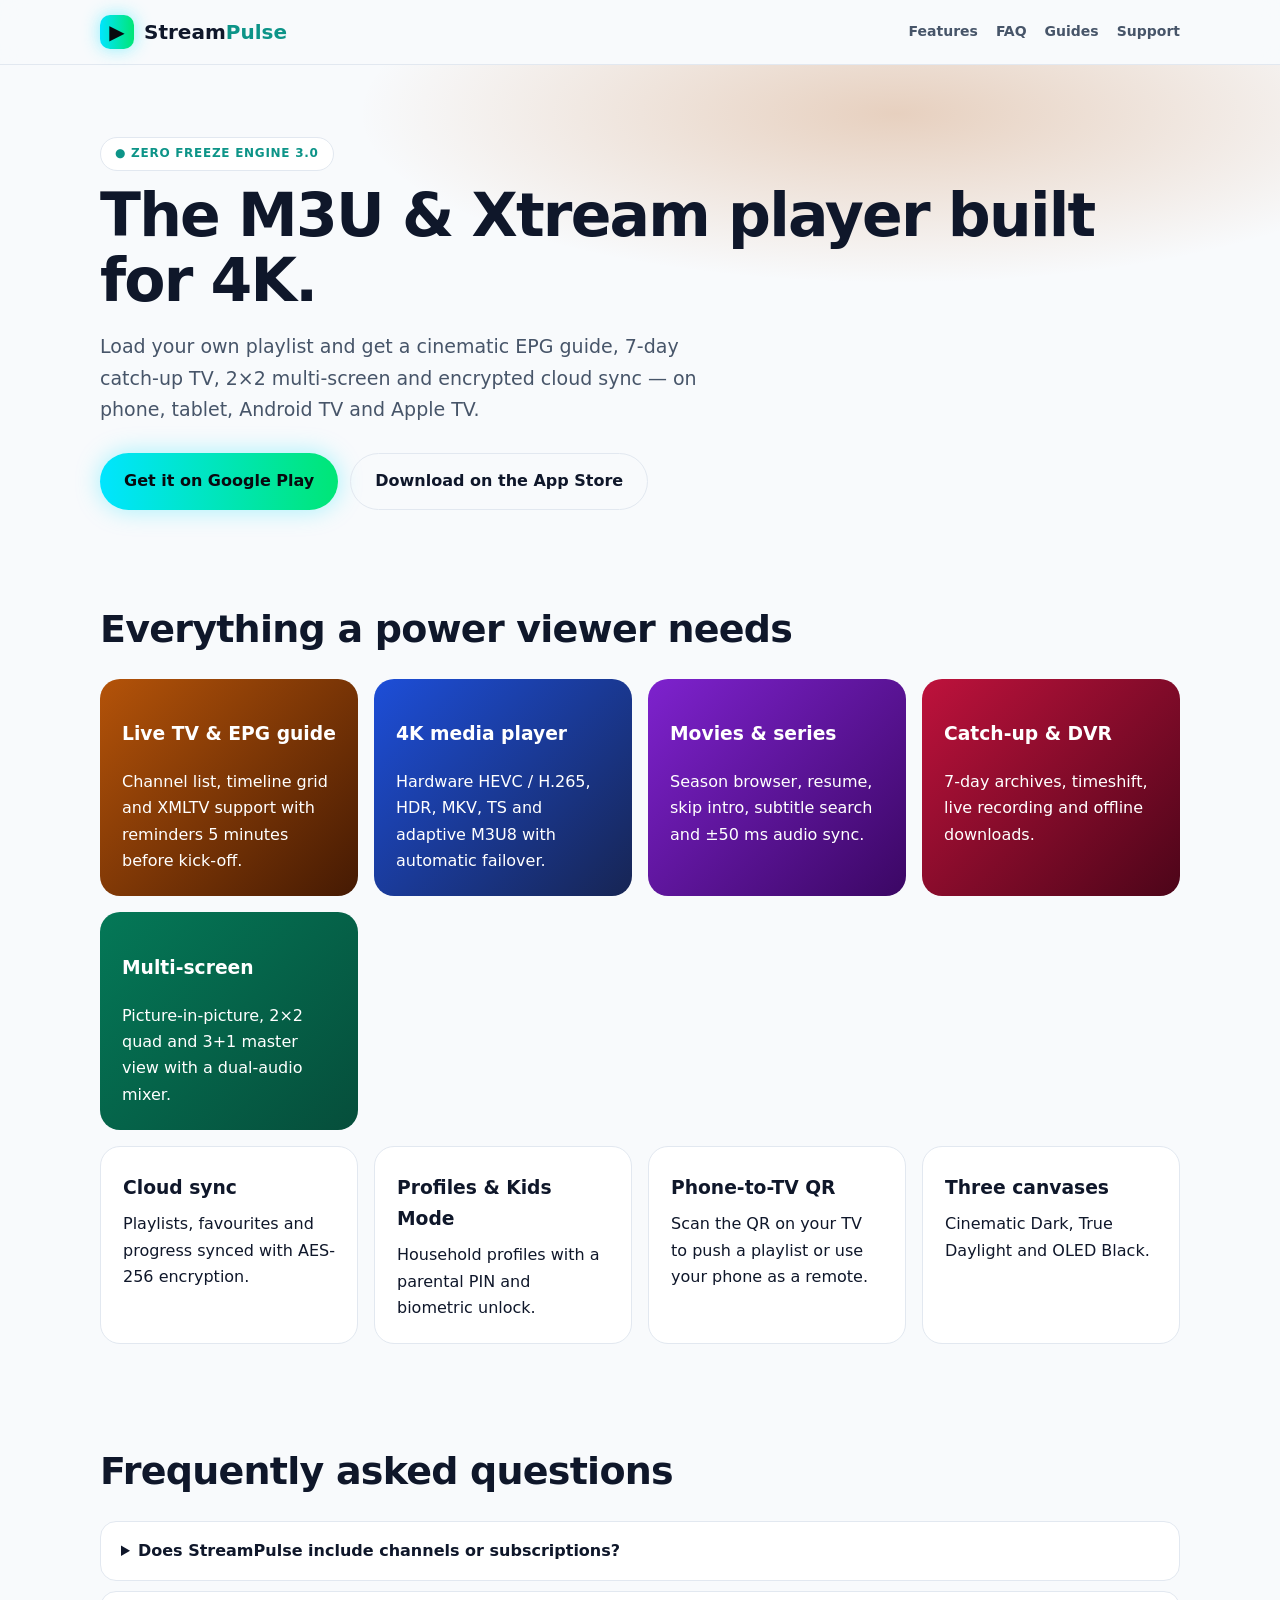
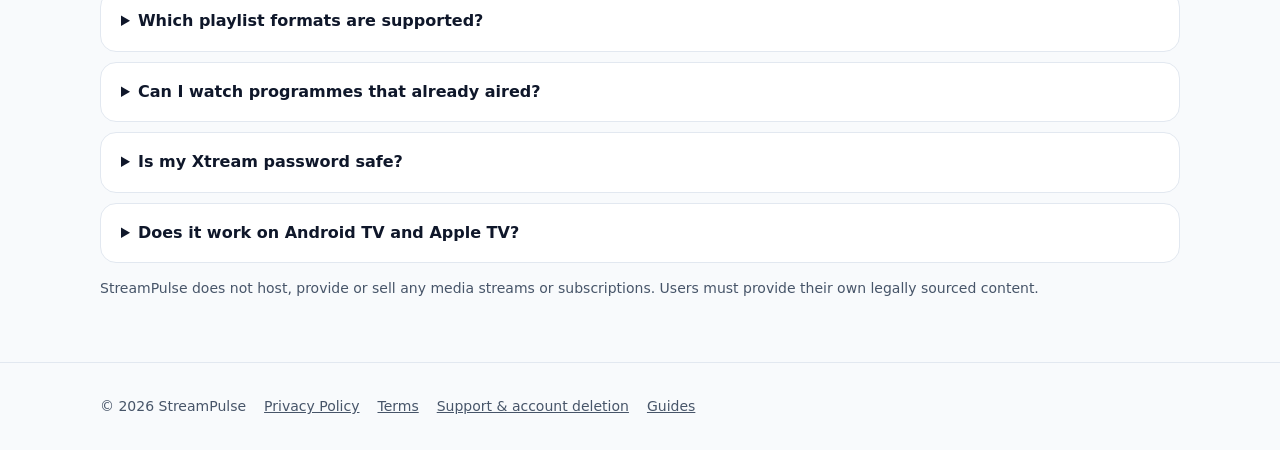
<file: index.html>
<!doctype html>
<html lang="en">
<head>
<meta charset="utf-8">
<meta name="viewport" content="width=device-width,initial-scale=1">
<title>StreamPulse: M3U &amp; 4K Player — Xtream, EPG Guide &amp; Catch-Up TV</title>
<meta name="description" content="StreamPulse is a zero-freeze M3U, M3U8 and Xtream player with an EPG TV guide, 7-day catch-up, 4K HEVC playback, 2x2 multi-screen, Chromecast, AirPlay and encrypted cloud sync. Android, iOS, Android TV and Apple TV.">
<link rel="canonical" href="https://sunilkumar101.github.io/streampulse-web/">
<meta name="theme-color" content="#080A0F">
<meta name="apple-itunes-app" content="app-id=0000000000">
<meta name="google-play-app" content="app-id=com.streampulse.mediaplayer">
<meta property="og:type" content="website">
<meta property="og:title" content="StreamPulse: M3U &amp; 4K Player">
<meta property="og:description" content="Zero-freeze M3U &amp; Xtream player with EPG guide, catch-up TV and 4K multi-screen.">
<meta property="og:url" content="https://sunilkumar101.github.io/streampulse-web/">
<meta name="twitter:card" content="summary_large_image">
<link rel="stylesheet" href="assets/site.css">
<script type="application/ld+json">
{
  "@context": "https://schema.org",
  "@type": "SoftwareApplication",
  "name": "StreamPulse: M3U & 4K Player",
  "operatingSystem": "Android, iOS, Android TV, tvOS",
  "applicationCategory": "MultimediaApplication",
  "description": "Zero-freeze M3U, M3U8 and Xtream playlist player with EPG guide, catch-up TV, 4K HEVC playback, multi-screen and encrypted cloud sync.",
  "offers": {"@type": "Offer", "price": "0", "priceCurrency": "USD"},
  "featureList": ["M3U / M3U8 player", "Xtream Codes playlist login", "XMLTV EPG guide", "7-day catch-up TV", "2x2 multi-screen & picture-in-picture", "Chromecast & AirPlay", "Encrypted cloud sync", "Kids Safe Mode profiles"],
  "downloadUrl": "https://play.google.com/store/apps/details?id=com.streampulse.mediaplayer"
}
</script>
<script type="application/ld+json">
{
  "@context": "https://schema.org",
  "@type": "FAQPage",
  "mainEntity": [
    {"@type": "Question", "name": "Does StreamPulse include channels or subscriptions?", "acceptedAnswer": {"@type": "Answer", "text": "No. StreamPulse is a media player only. You add your own legally obtained M3U playlist, Xtream Codes login or Stalker portal. A built-in demo uses Creative Commons films from the Blender Foundation."}},
    {"@type": "Question", "name": "Which playlist formats are supported?", "acceptedAnswer": {"@type": "Answer", "text": "M3U and M3U8 playlists (URL or file), Xtream Codes API logins, Stalker/Ministra portals with MAC address, and XMLTV EPG guides in .xml or .xml.gz format."}},
    {"@type": "Question", "name": "Can I watch programmes that already aired?", "acceptedAnswer": {"@type": "Answer", "text": "Yes. If your provider supports archives, StreamPulse offers 7-day catch-up TV and timeshift with full scrubbing."}},
    {"@type": "Question", "name": "Is my Xtream password safe?", "acceptedAnswer": {"@type": "Answer", "text": "Passwords are stored only in the iOS Keychain or Android Keystore. Cloud sync payloads are encrypted with AES-256 before upload."}},
    {"@type": "Question", "name": "Does it work on Android TV and Apple TV?", "acceptedAnswer": {"@type": "Answer", "text": "Yes. StreamPulse has a D-pad friendly TV layout and a phone-to-TV Wi-Fi QR pairing flow so you never type long URLs with a remote."}}
  ]
}
</script>
</head>
<body>
<header class="top"><div class="wrap">
  <a class="brand" href="./"><i>▶</i><span>Stream<b>Pulse</b></span></a>
  <nav><a href="#features">Features</a><a href="#faq">FAQ</a><a href="guides/">Guides</a><a href="support.html">Support</a></nav>
</div></header>

<main>
<div class="hero"><div class="wrap">
  <span class="pill">● ZERO FREEZE ENGINE 3.0</span>
  <h1>The M3U &amp; Xtream player built for 4K.</h1>
  <p class="lead">Load your own playlist and get a cinematic EPG guide, 7-day catch-up TV, 2×2 multi-screen and encrypted cloud sync — on phone, tablet, Android TV and Apple TV.</p>
  <div class="cta">
    <a class="btn neon" href="https://play.google.com/store/apps/details?id=com.streampulse.mediaplayer">Get it on Google Play</a>
    <a class="btn ghost" href="https://apps.apple.com/app/id0000000000">Download on the App Store</a>
  </div>
</div></div>

<section id="features"><div class="wrap">
  <h2>Everything a power viewer needs</h2>
  <div class="grid">
    <div class="bento b1"><h3>Live TV &amp; EPG guide</h3>Channel list, timeline grid and XMLTV support with reminders 5 minutes before kick-off.</div>
    <div class="bento b2"><h3>4K media player</h3>Hardware HEVC / H.265, HDR, MKV, TS and adaptive M3U8 with automatic failover.</div>
    <div class="bento b3"><h3>Movies &amp; series</h3>Season browser, resume, skip intro, subtitle search and ±50 ms audio sync.</div>
    <div class="bento b4"><h3>Catch-up &amp; DVR</h3>7-day archives, timeshift, live recording and offline downloads.</div>
    <div class="bento b5"><h3>Multi-screen</h3>Picture-in-picture, 2×2 quad and 3+1 master view with a dual-audio mixer.</div>
  </div>
  <div class="grid" style="margin-top:16px">
    <div class="card"><h3>Cloud sync</h3>Playlists, favourites and progress synced with AES-256 encryption.</div>
    <div class="card"><h3>Profiles &amp; Kids Mode</h3>Household profiles with a parental PIN and biometric unlock.</div>
    <div class="card"><h3>Phone-to-TV QR</h3>Scan the QR on your TV to push a playlist or use your phone as a remote.</div>
    <div class="card"><h3>Three canvases</h3>Cinematic Dark, True Daylight and OLED Black.</div>
  </div>
</div></section>

<section id="faq"><div class="wrap">
  <h2>Frequently asked questions</h2>
  <details><summary>Does StreamPulse include channels or subscriptions?</summary><p>No. StreamPulse is a media player only. You add your own legally obtained M3U playlist, Xtream Codes login or Stalker portal. A built-in demo uses Creative Commons films from the Blender Foundation.</p></details>
  <details><summary>Which playlist formats are supported?</summary><p>M3U and M3U8 playlists (URL or file), Xtream Codes API logins, Stalker/Ministra portals with MAC address, and XMLTV EPG guides in .xml or .xml.gz format.</p></details>
  <details><summary>Can I watch programmes that already aired?</summary><p>Yes. If your provider supports archives, StreamPulse offers 7-day catch-up TV and timeshift with full scrubbing.</p></details>
  <details><summary>Is my Xtream password safe?</summary><p>Passwords are stored only in the iOS Keychain or Android Keystore. Cloud sync payloads are encrypted with AES-256 before upload.</p></details>
  <details><summary>Does it work on Android TV and Apple TV?</summary><p>Yes. StreamPulse has a D-pad friendly TV layout and a phone-to-TV Wi-Fi QR pairing flow.</p></details>
  <p class="legal">StreamPulse does not host, provide or sell any media streams or subscriptions. Users must provide their own legally sourced content.</p>
</div></section>
</main>

<footer><div class="wrap">
  <span>© 2026 StreamPulse</span>
  <a href="privacy-policy.html">Privacy Policy</a><a href="terms.html">Terms</a><a href="support.html">Support &amp; account deletion</a><a href="guides/">Guides</a>
</div></footer>
</body>
</html>
</file>
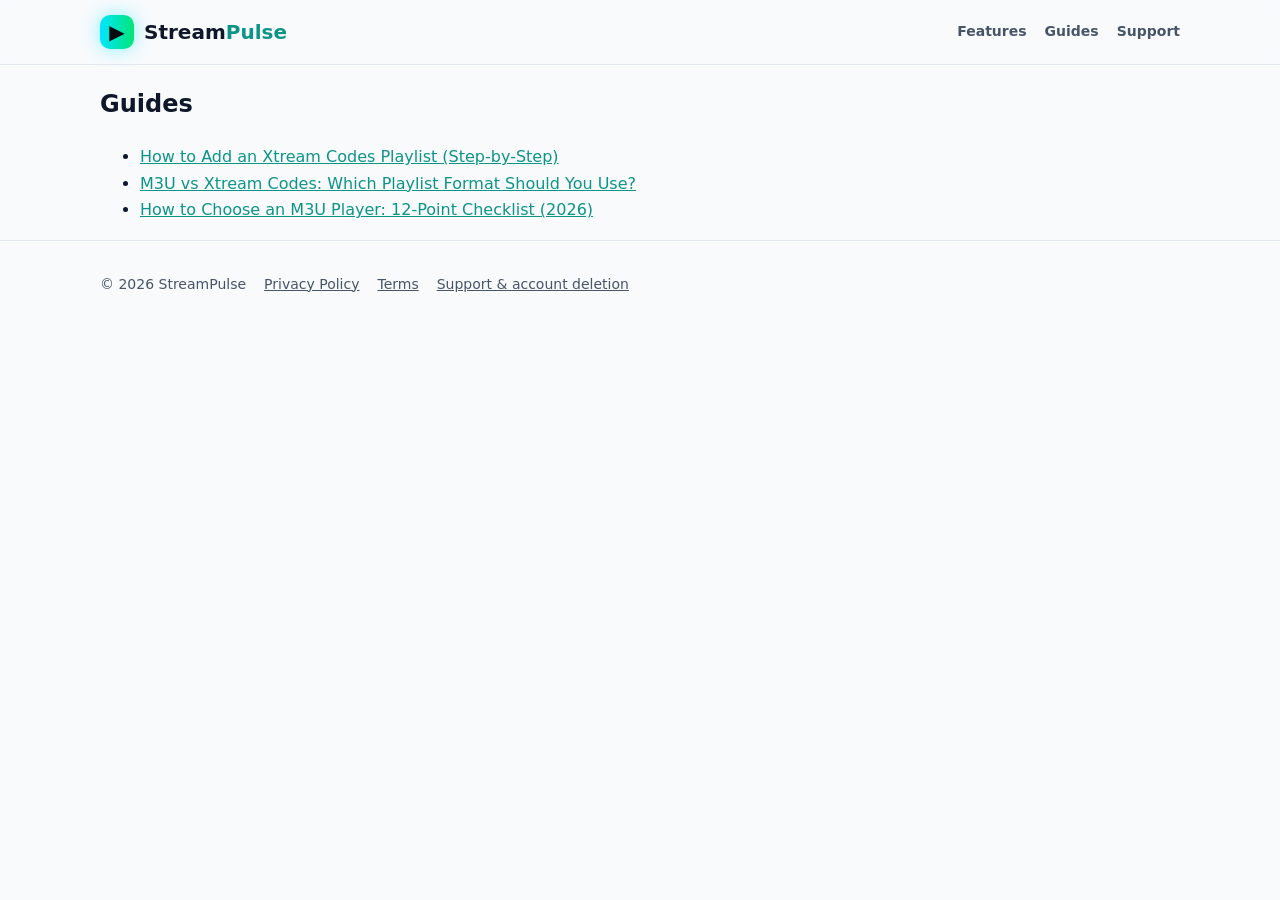
<file: guides/index.html>
<!doctype html>
<html lang="en"><head><meta charset="utf-8"><meta name="viewport" content="width=device-width,initial-scale=1">
<title>Guides | StreamPulse</title><meta name="description" content="How-to guides for M3U, Xtream Codes and EPG.">
<link rel="canonical" href="https://sunilkumar101.github.io/streampulse-web/guides/"><meta name="theme-color" content="#080A0F">
<link rel="stylesheet" href="../assets/site.css"></head><body>
<header class="top"><div class="wrap"><a class="brand" href=".././"><i>▶</i><span>Stream<b>Pulse</b></span></a>
<nav><a href=".././#features">Features</a><a href="../guides/">Guides</a><a href="../support.html">Support</a></nav></div></header>
<main class="wrap"><article><h1>Guides</h1><ul><li><a href="how-to-add-xtream-codes-playlist.html">How to Add an Xtream Codes Playlist (Step-by-Step)</a></li><li><a href="m3u-vs-xtream-codes.html">M3U vs Xtream Codes: Which Playlist Format Should You Use?</a></li><li><a href="m3u-player-checklist.html">How to Choose an M3U Player: 12-Point Checklist (2026)</a></li></ul></article></main>
<footer><div class="wrap"><span>© 2026 StreamPulse</span><a href="../privacy-policy.html">Privacy Policy</a>
<a href="../terms.html">Terms</a><a href="../support.html">Support &amp; account deletion</a></div></footer></body></html>
</file>
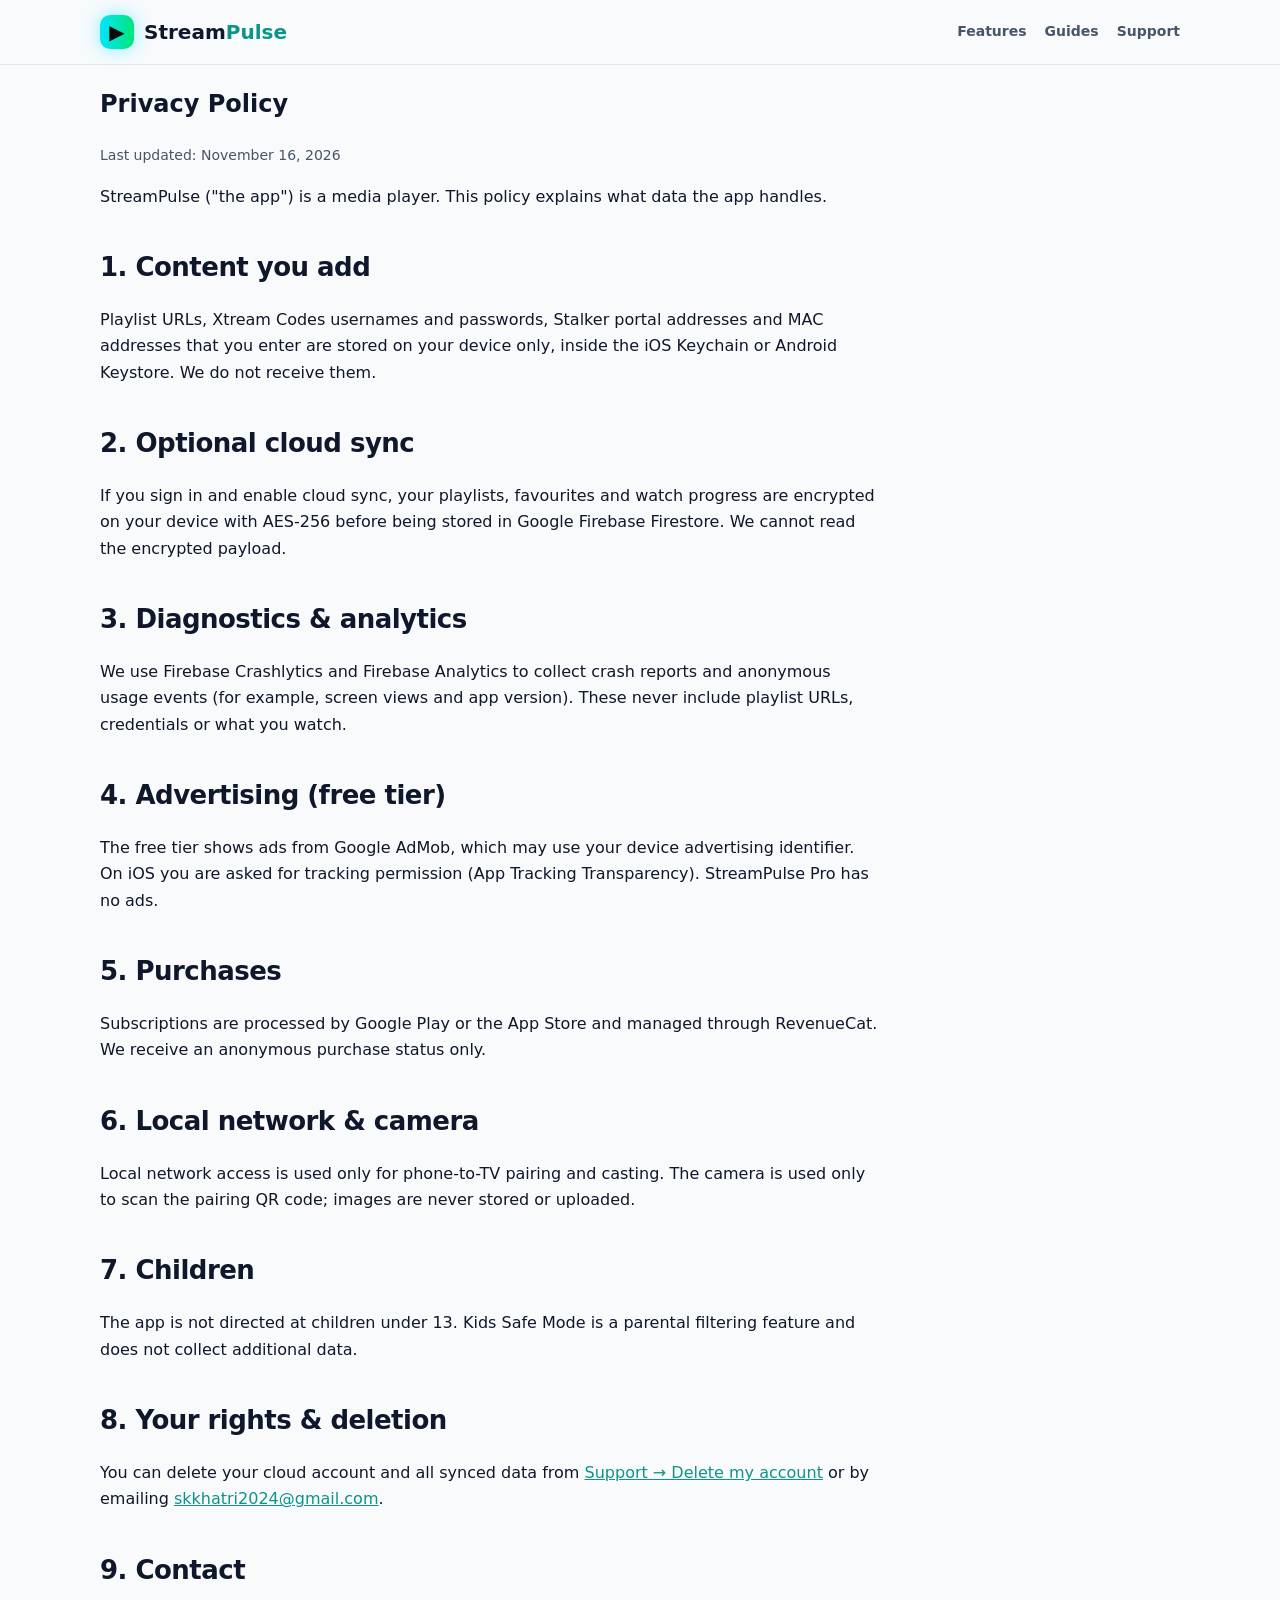
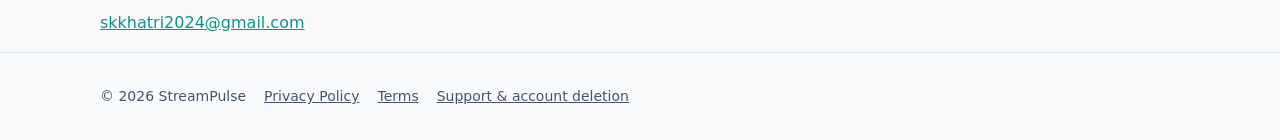
<file: privacy-policy.html>
<!doctype html>
<html lang="en"><head><meta charset="utf-8"><meta name="viewport" content="width=device-width,initial-scale=1">
<title>Privacy Policy | StreamPulse</title><meta name="description" content="How StreamPulse handles your data.">
<link rel="canonical" href="https://sunilkumar101.github.io/streampulse-web/privacy-policy.html"><meta name="theme-color" content="#080A0F">
<link rel="stylesheet" href="assets/site.css"></head><body>
<header class="top"><div class="wrap"><a class="brand" href="./"><i>▶</i><span>Stream<b>Pulse</b></span></a>
<nav><a href="./#features">Features</a><a href="guides/">Guides</a><a href="support.html">Support</a></nav></div></header>
<main class="wrap"><article>
<h1>Privacy Policy</h1><p class="legal">Last updated: November 16, 2026</p>
<p>StreamPulse ("the app") is a media player. This policy explains what data the app handles.</p>
<h2>1. Content you add</h2>
<p>Playlist URLs, Xtream Codes usernames and passwords, Stalker portal addresses and MAC addresses that you enter are stored on your device only, inside the iOS Keychain or Android Keystore. We do not receive them.</p>
<h2>2. Optional cloud sync</h2>
<p>If you sign in and enable cloud sync, your playlists, favourites and watch progress are encrypted on your device with AES-256 before being stored in Google Firebase Firestore. We cannot read the encrypted payload.</p>
<h2>3. Diagnostics &amp; analytics</h2>
<p>We use Firebase Crashlytics and Firebase Analytics to collect crash reports and anonymous usage events (for example, screen views and app version). These never include playlist URLs, credentials or what you watch.</p>
<h2>4. Advertising (free tier)</h2>
<p>The free tier shows ads from Google AdMob, which may use your device advertising identifier. On iOS you are asked for tracking permission (App Tracking Transparency). StreamPulse Pro has no ads.</p>
<h2>5. Purchases</h2>
<p>Subscriptions are processed by Google Play or the App Store and managed through RevenueCat. We receive an anonymous purchase status only.</p>
<h2>6. Local network &amp; camera</h2>
<p>Local network access is used only for phone-to-TV pairing and casting. The camera is used only to scan the pairing QR code; images are never stored or uploaded.</p>
<h2>7. Children</h2>
<p>The app is not directed at children under 13. Kids Safe Mode is a parental filtering feature and does not collect additional data.</p>
<h2>8. Your rights &amp; deletion</h2>
<p>You can delete your cloud account and all synced data from <a href="support.html#delete">Support → Delete my account</a> or by emailing <a href="mailto:skkhatri2024@gmail.com">skkhatri2024@gmail.com</a>.</p>
<h2>9. Contact</h2><p><a href="mailto:skkhatri2024@gmail.com">skkhatri2024@gmail.com</a></p>
</article></main>
<footer><div class="wrap"><span>© 2026 StreamPulse</span><a href="privacy-policy.html">Privacy Policy</a>
<a href="terms.html">Terms</a><a href="support.html">Support &amp; account deletion</a></div></footer></body></html>
</file>
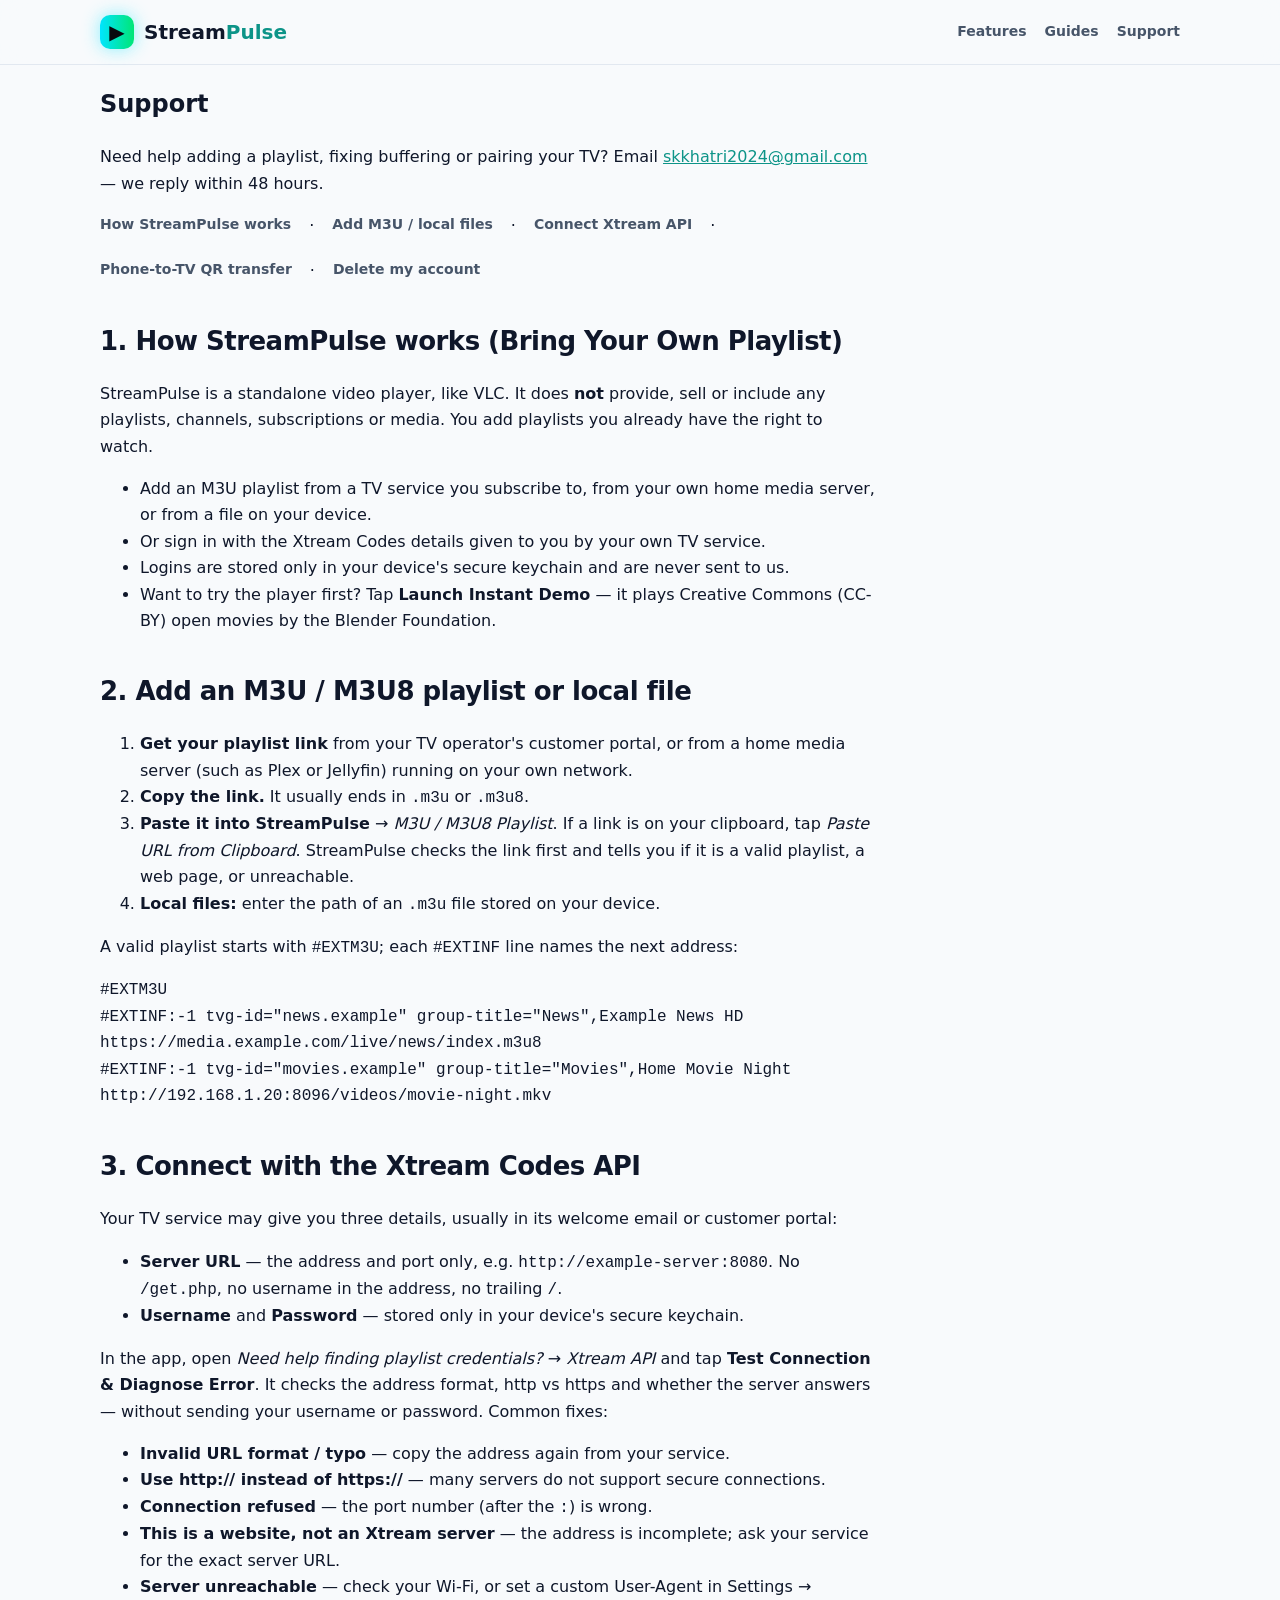
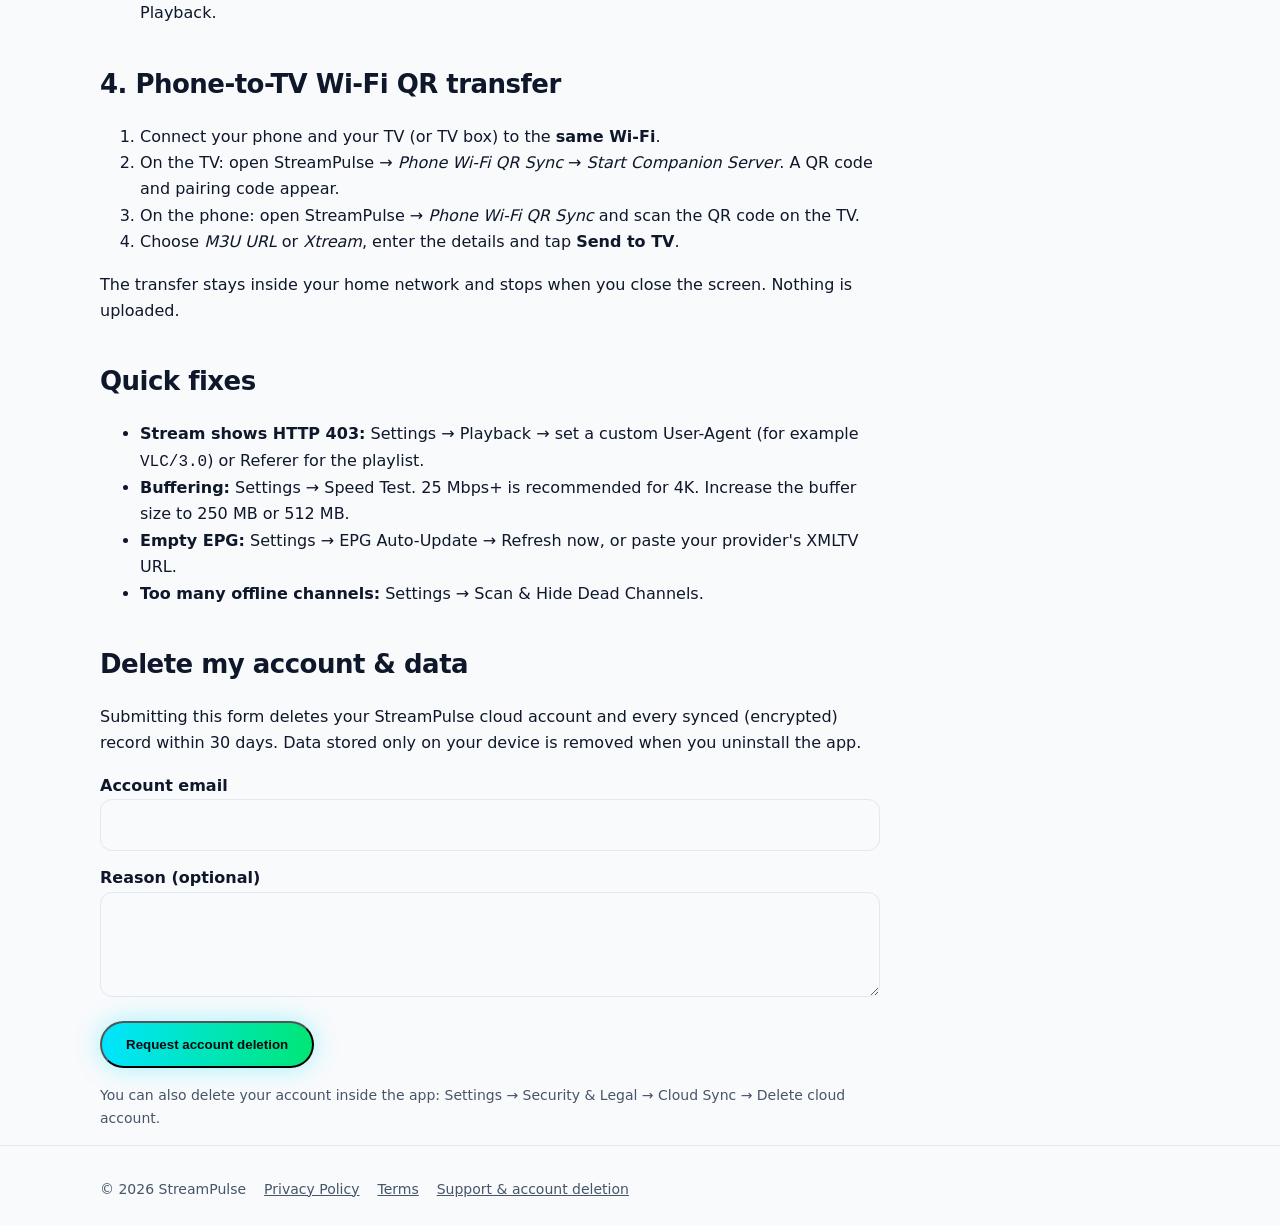
<file: support.html>
<!doctype html>
<html lang="en"><head><meta charset="utf-8"><meta name="viewport" content="width=device-width,initial-scale=1">
<title>Support & Account Deletion | StreamPulse</title><meta name="description" content="Get help with StreamPulse or delete your account.">
<link rel="canonical" href="https://sunilkumar101.github.io/streampulse-web/support.html"><meta name="theme-color" content="#080A0F">
<link rel="stylesheet" href="assets/site.css"></head><body>
<header class="top"><div class="wrap"><a class="brand" href="./"><i>▶</i><span>Stream<b>Pulse</b></span></a>
<nav><a href="./#features">Features</a><a href="guides/">Guides</a><a href="support.html">Support</a></nav></div></header>
<main class="wrap"><article>
<h1>Support</h1>
<p>Need help adding a playlist, fixing buffering or pairing your TV? Email <a href="mailto:skkhatri2024@gmail.com">skkhatri2024@gmail.com</a> — we reply within 48 hours.</p>
<nav class="toc"><a href="#how-it-works">How StreamPulse works</a> · <a href="#m3u">Add M3U / local files</a> · <a href="#xtream">Connect Xtream API</a> · <a href="#phone-to-tv">Phone-to-TV QR transfer</a> · <a href="#delete">Delete my account</a></nav>

<h2 id="how-it-works">1. How StreamPulse works (Bring Your Own Playlist)</h2>
<p>StreamPulse is a standalone video player, like VLC. It does <b>not</b> provide, sell or include any playlists, channels, subscriptions or media. You add playlists you already have the right to watch.</p>
<ul>
<li>Add an M3U playlist from a TV service you subscribe to, from your own home media server, or from a file on your device.</li>
<li>Or sign in with the Xtream Codes details given to you by your own TV service.</li>
<li>Logins are stored only in your device's secure keychain and are never sent to us.</li>
<li>Want to try the player first? Tap <b>Launch Instant Demo</b> — it plays Creative Commons (CC-BY) open movies by the Blender Foundation.</li>
</ul>

<h2 id="m3u">2. Add an M3U / M3U8 playlist or local file</h2>
<ol>
<li><b>Get your playlist link</b> from your TV operator's customer portal, or from a home media server (such as Plex or Jellyfin) running on your own network.</li>
<li><b>Copy the link.</b> It usually ends in <code>.m3u</code> or <code>.m3u8</code>.</li>
<li><b>Paste it into StreamPulse</b> → <i>M3U / M3U8 Playlist</i>. If a link is on your clipboard, tap <i>Paste URL from Clipboard</i>. StreamPulse checks the link first and tells you if it is a valid playlist, a web page, or unreachable.</li>
<li><b>Local files:</b> enter the path of an <code>.m3u</code> file stored on your device.</li>
</ol>
<p>A valid playlist starts with <code>#EXTM3U</code>; each <code>#EXTINF</code> line names the next address:</p>
<pre><code>#EXTM3U
#EXTINF:-1 tvg-id="news.example" group-title="News",Example News HD
https://media.example.com/live/news/index.m3u8
#EXTINF:-1 tvg-id="movies.example" group-title="Movies",Home Movie Night
http://192.168.1.20:8096/videos/movie-night.mkv</code></pre>

<h2 id="xtream">3. Connect with the Xtream Codes API</h2>
<p>Your TV service may give you three details, usually in its welcome email or customer portal:</p>
<ul>
<li><b>Server URL</b> — the address and port only, e.g. <code>http://example-server:8080</code>. No <code>/get.php</code>, no username in the address, no trailing <code>/</code>.</li>
<li><b>Username</b> and <b>Password</b> — stored only in your device's secure keychain.</li>
</ul>
<p>In the app, open <i>Need help finding playlist credentials?</i> → <i>Xtream API</i> and tap <b>Test Connection &amp; Diagnose Error</b>. It checks the address format, http vs https and whether the server answers — without sending your username or password. Common fixes:</p>
<ul>
<li><b>Invalid URL format / typo</b> — copy the address again from your service.</li>
<li><b>Use http:// instead of https://</b> — many servers do not support secure connections.</li>
<li><b>Connection refused</b> — the port number (after the <code>:</code>) is wrong.</li>
<li><b>This is a website, not an Xtream server</b> — the address is incomplete; ask your service for the exact server URL.</li>
<li><b>Server unreachable</b> — check your Wi-Fi, or set a custom User-Agent in Settings → Playback.</li>
</ul>

<h2 id="phone-to-tv">4. Phone-to-TV Wi-Fi QR transfer</h2>
<ol>
<li>Connect your phone and your TV (or TV box) to the <b>same Wi-Fi</b>.</li>
<li>On the TV: open StreamPulse → <i>Phone Wi-Fi QR Sync</i> → <i>Start Companion Server</i>. A QR code and pairing code appear.</li>
<li>On the phone: open StreamPulse → <i>Phone Wi-Fi QR Sync</i> and scan the QR code on the TV.</li>
<li>Choose <i>M3U URL</i> or <i>Xtream</i>, enter the details and tap <b>Send to TV</b>.</li>
</ol>
<p>The transfer stays inside your home network and stops when you close the screen. Nothing is uploaded.</p>
<h2>Quick fixes</h2>
<ul>
<li><b>Stream shows HTTP 403:</b> Settings → Playback → set a custom User-Agent (for example <code>VLC/3.0</code>) or Referer for the playlist.</li>
<li><b>Buffering:</b> Settings → Speed Test. 25 Mbps+ is recommended for 4K. Increase the buffer size to 250 MB or 512 MB.</li>
<li><b>Empty EPG:</b> Settings → EPG Auto-Update → Refresh now, or paste your provider's XMLTV URL.</li>
<li><b>Too many offline channels:</b> Settings → Scan &amp; Hide Dead Channels.</li>
</ul>
<h2 id="delete">Delete my account &amp; data</h2>
<p>Submitting this form deletes your StreamPulse cloud account and every synced (encrypted) record within 30 days. Data stored only on your device is removed when you uninstall the app.</p>
<form action="mailto:skkhatri2024@gmail.com" method="post" enctype="text/plain">
<label for="email">Account email</label><input id="email" name="email" type="email" required>
<label for="reason">Reason (optional)</label><textarea id="reason" name="reason" rows="3"></textarea>
<input type="hidden" name="request" value="DELETE_ACCOUNT">
<p><button class="btn neon" type="submit">Request account deletion</button></p>
</form>
<p class="legal">You can also delete your account inside the app: Settings → Security &amp; Legal → Cloud Sync → Delete cloud account.</p>
</article></main>
<footer><div class="wrap"><span>© 2026 StreamPulse</span><a href="privacy-policy.html">Privacy Policy</a>
<a href="terms.html">Terms</a><a href="support.html">Support &amp; account deletion</a></div></footer></body></html>
</file>
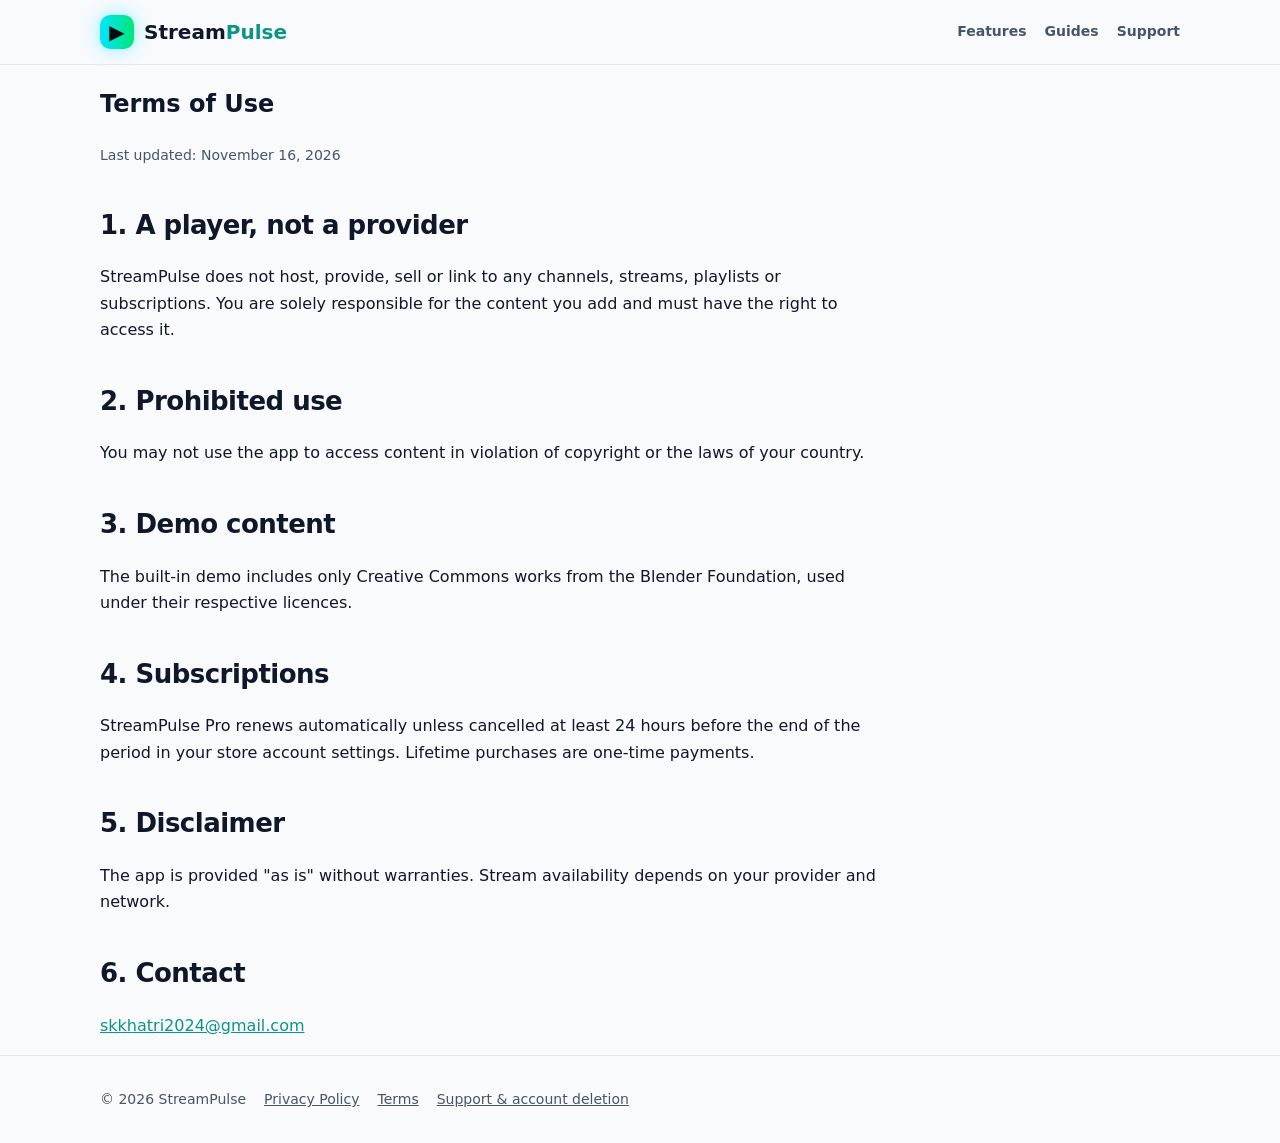
<file: terms.html>
<!doctype html>
<html lang="en"><head><meta charset="utf-8"><meta name="viewport" content="width=device-width,initial-scale=1">
<title>Terms of Use | StreamPulse</title><meta name="description" content="StreamPulse terms of use.">
<link rel="canonical" href="https://sunilkumar101.github.io/streampulse-web/terms.html"><meta name="theme-color" content="#080A0F">
<link rel="stylesheet" href="assets/site.css"></head><body>
<header class="top"><div class="wrap"><a class="brand" href="./"><i>▶</i><span>Stream<b>Pulse</b></span></a>
<nav><a href="./#features">Features</a><a href="guides/">Guides</a><a href="support.html">Support</a></nav></div></header>
<main class="wrap"><article>
<h1>Terms of Use</h1><p class="legal">Last updated: November 16, 2026</p>
<h2>1. A player, not a provider</h2>
<p>StreamPulse does not host, provide, sell or link to any channels, streams, playlists or subscriptions. You are solely responsible for the content you add and must have the right to access it.</p>
<h2>2. Prohibited use</h2><p>You may not use the app to access content in violation of copyright or the laws of your country.</p>
<h2>3. Demo content</h2><p>The built-in demo includes only Creative Commons works from the Blender Foundation, used under their respective licences.</p>
<h2>4. Subscriptions</h2><p>StreamPulse Pro renews automatically unless cancelled at least 24 hours before the end of the period in your store account settings. Lifetime purchases are one-time payments.</p>
<h2>5. Disclaimer</h2><p>The app is provided "as is" without warranties. Stream availability depends on your provider and network.</p>
<h2>6. Contact</h2><p><a href="mailto:skkhatri2024@gmail.com">skkhatri2024@gmail.com</a></p>
</article></main>
<footer><div class="wrap"><span>© 2026 StreamPulse</span><a href="privacy-policy.html">Privacy Policy</a>
<a href="terms.html">Terms</a><a href="support.html">Support &amp; account deletion</a></div></footer></body></html>
</file>
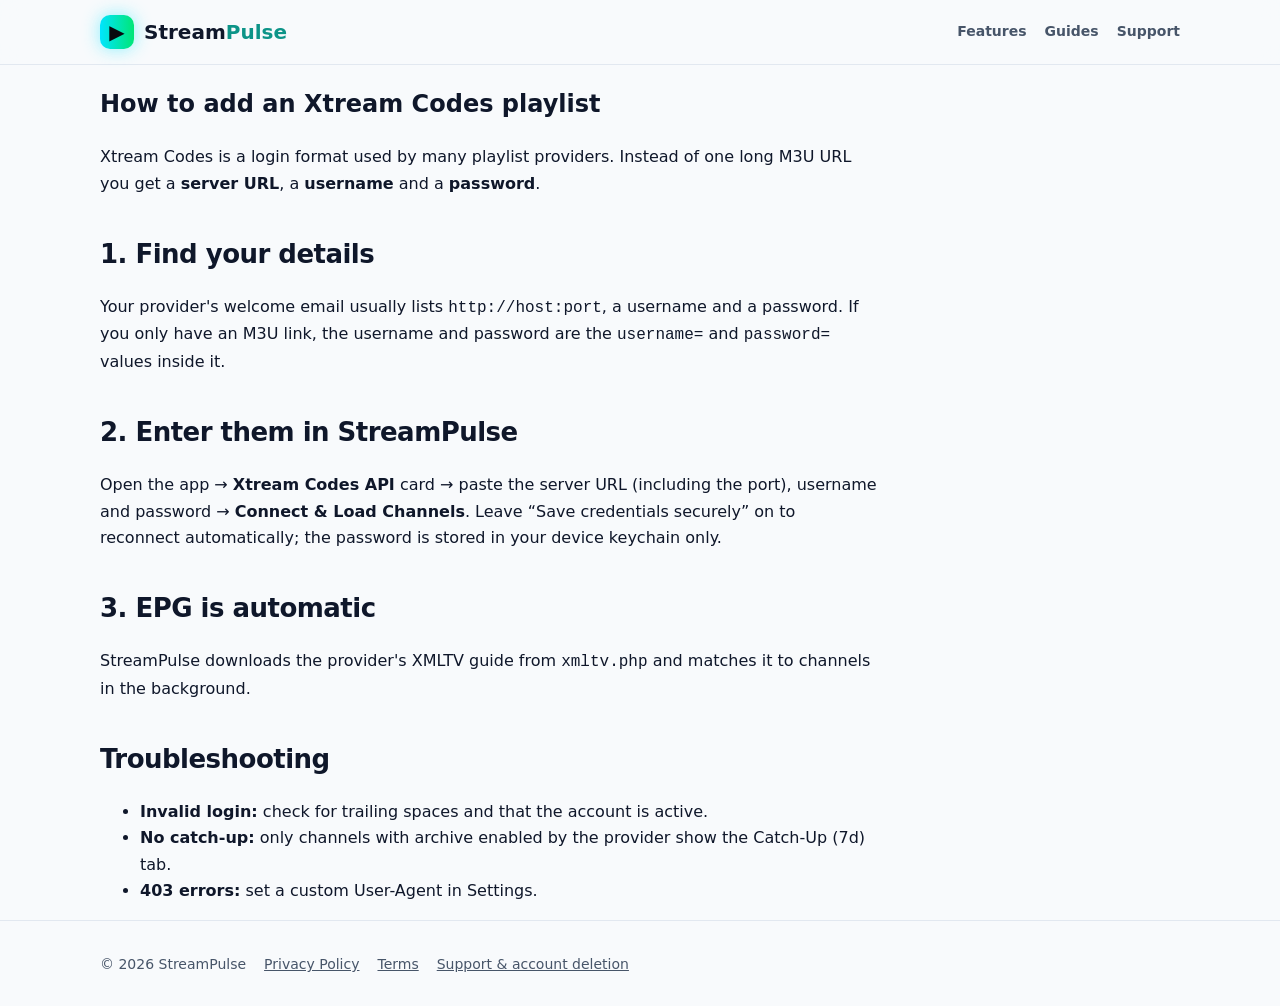
<file: guides/how-to-add-xtream-codes-playlist.html>
<!doctype html>
<html lang="en"><head><meta charset="utf-8"><meta name="viewport" content="width=device-width,initial-scale=1">
<title>How to Add an Xtream Codes Playlist (Step-by-Step) | StreamPulse</title><meta name="description" content="Add your Xtream Codes login to an M3U player in under a minute: server URL format, username, password, EPG and troubleshooting.">
<link rel="canonical" href="https://sunilkumar101.github.io/streampulse-web/guides/how-to-add-xtream-codes-playlist.html"><meta name="theme-color" content="#080A0F">
<link rel="stylesheet" href="../assets/site.css"></head><body>
<header class="top"><div class="wrap"><a class="brand" href=".././"><i>▶</i><span>Stream<b>Pulse</b></span></a>
<nav><a href=".././#features">Features</a><a href="../guides/">Guides</a><a href="../support.html">Support</a></nav></div></header>
<main class="wrap"><article><h1>How to add an Xtream Codes playlist</h1>
<p>Xtream Codes is a login format used by many playlist providers. Instead of one long M3U URL you get a <b>server URL</b>, a <b>username</b> and a <b>password</b>.</p>
<h2>1. Find your details</h2><p>Your provider's welcome email usually lists <code>http://host:port</code>, a username and a password. If you only have an M3U link, the username and password are the <code>username=</code> and <code>password=</code> values inside it.</p>
<h2>2. Enter them in StreamPulse</h2><p>Open the app → <b>Xtream Codes API</b> card → paste the server URL (including the port), username and password → <b>Connect &amp; Load Channels</b>. Leave “Save credentials securely” on to reconnect automatically; the password is stored in your device keychain only.</p>
<h2>3. EPG is automatic</h2><p>StreamPulse downloads the provider's XMLTV guide from <code>xmltv.php</code> and matches it to channels in the background.</p>
<h2>Troubleshooting</h2><ul><li><b>Invalid login:</b> check for trailing spaces and that the account is active.</li><li><b>No catch-up:</b> only channels with archive enabled by the provider show the Catch-Up (7d) tab.</li><li><b>403 errors:</b> set a custom User-Agent in Settings.</li></ul></article></main>
<footer><div class="wrap"><span>© 2026 StreamPulse</span><a href="../privacy-policy.html">Privacy Policy</a>
<a href="../terms.html">Terms</a><a href="../support.html">Support &amp; account deletion</a></div></footer></body></html>
</file>
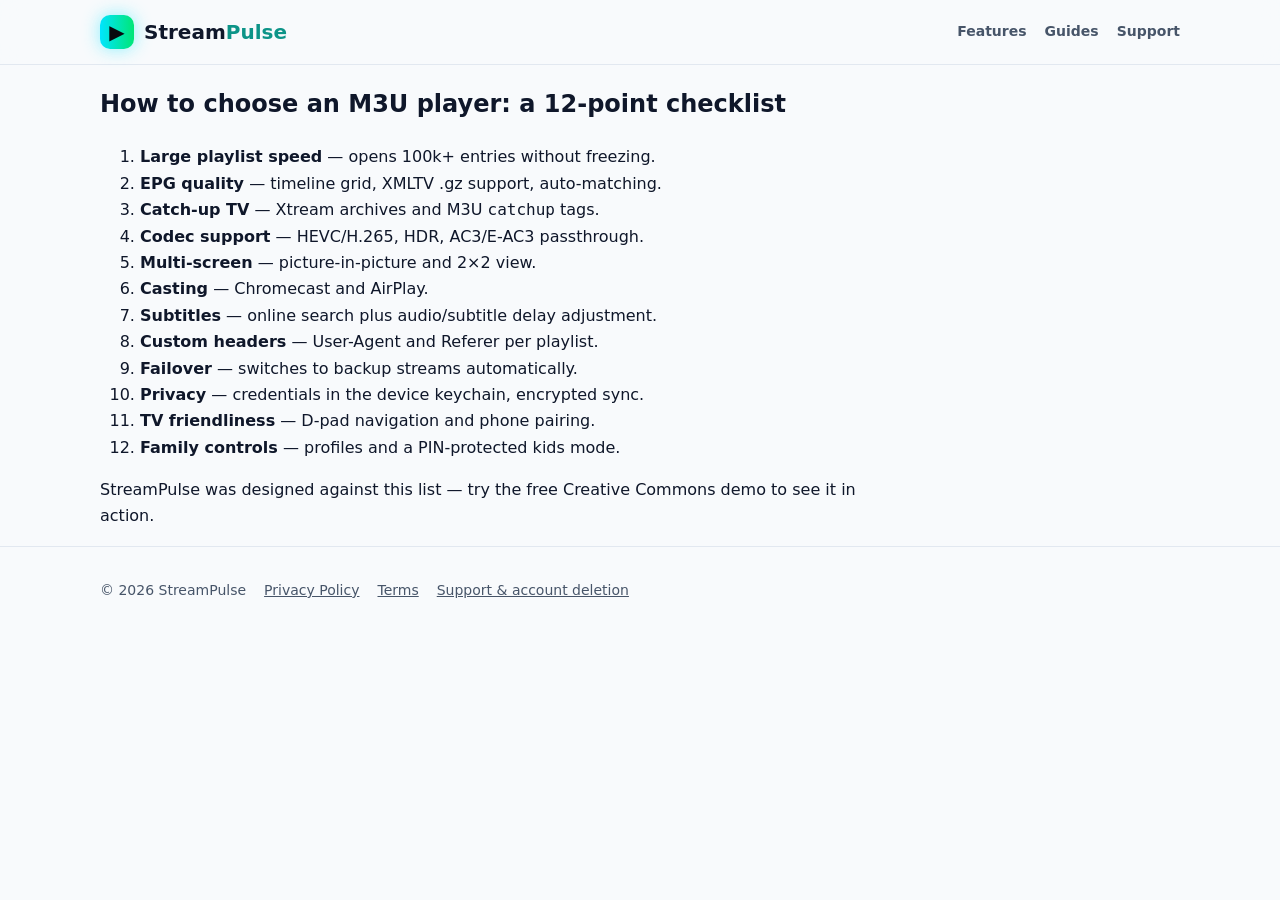
<file: guides/m3u-player-checklist.html>
<!doctype html>
<html lang="en"><head><meta charset="utf-8"><meta name="viewport" content="width=device-width,initial-scale=1">
<title>How to Choose an M3U Player: 12-Point Checklist (2026) | StreamPulse</title><meta name="description" content="What to look for in an M3U and EPG player: large playlist speed, catch-up TV, multi-screen, casting, subtitles, privacy and TV remote support.">
<link rel="canonical" href="https://sunilkumar101.github.io/streampulse-web/guides/m3u-player-checklist.html"><meta name="theme-color" content="#080A0F">
<link rel="stylesheet" href="../assets/site.css"></head><body>
<header class="top"><div class="wrap"><a class="brand" href=".././"><i>▶</i><span>Stream<b>Pulse</b></span></a>
<nav><a href=".././#features">Features</a><a href="../guides/">Guides</a><a href="../support.html">Support</a></nav></div></header>
<main class="wrap"><article><h1>How to choose an M3U player: a 12-point checklist</h1>
<ol>
<li><b>Large playlist speed</b> — opens 100k+ entries without freezing.</li>
<li><b>EPG quality</b> — timeline grid, XMLTV .gz support, auto-matching.</li>
<li><b>Catch-up TV</b> — Xtream archives and M3U <code>catchup</code> tags.</li>
<li><b>Codec support</b> — HEVC/H.265, HDR, AC3/E-AC3 passthrough.</li>
<li><b>Multi-screen</b> — picture-in-picture and 2×2 view.</li>
<li><b>Casting</b> — Chromecast and AirPlay.</li>
<li><b>Subtitles</b> — online search plus audio/subtitle delay adjustment.</li>
<li><b>Custom headers</b> — User-Agent and Referer per playlist.</li>
<li><b>Failover</b> — switches to backup streams automatically.</li>
<li><b>Privacy</b> — credentials in the device keychain, encrypted sync.</li>
<li><b>TV friendliness</b> — D-pad navigation and phone pairing.</li>
<li><b>Family controls</b> — profiles and a PIN-protected kids mode.</li>
</ol><p>StreamPulse was designed against this list — try the free Creative Commons demo to see it in action.</p></article></main>
<footer><div class="wrap"><span>© 2026 StreamPulse</span><a href="../privacy-policy.html">Privacy Policy</a>
<a href="../terms.html">Terms</a><a href="../support.html">Support &amp; account deletion</a></div></footer></body></html>
</file>
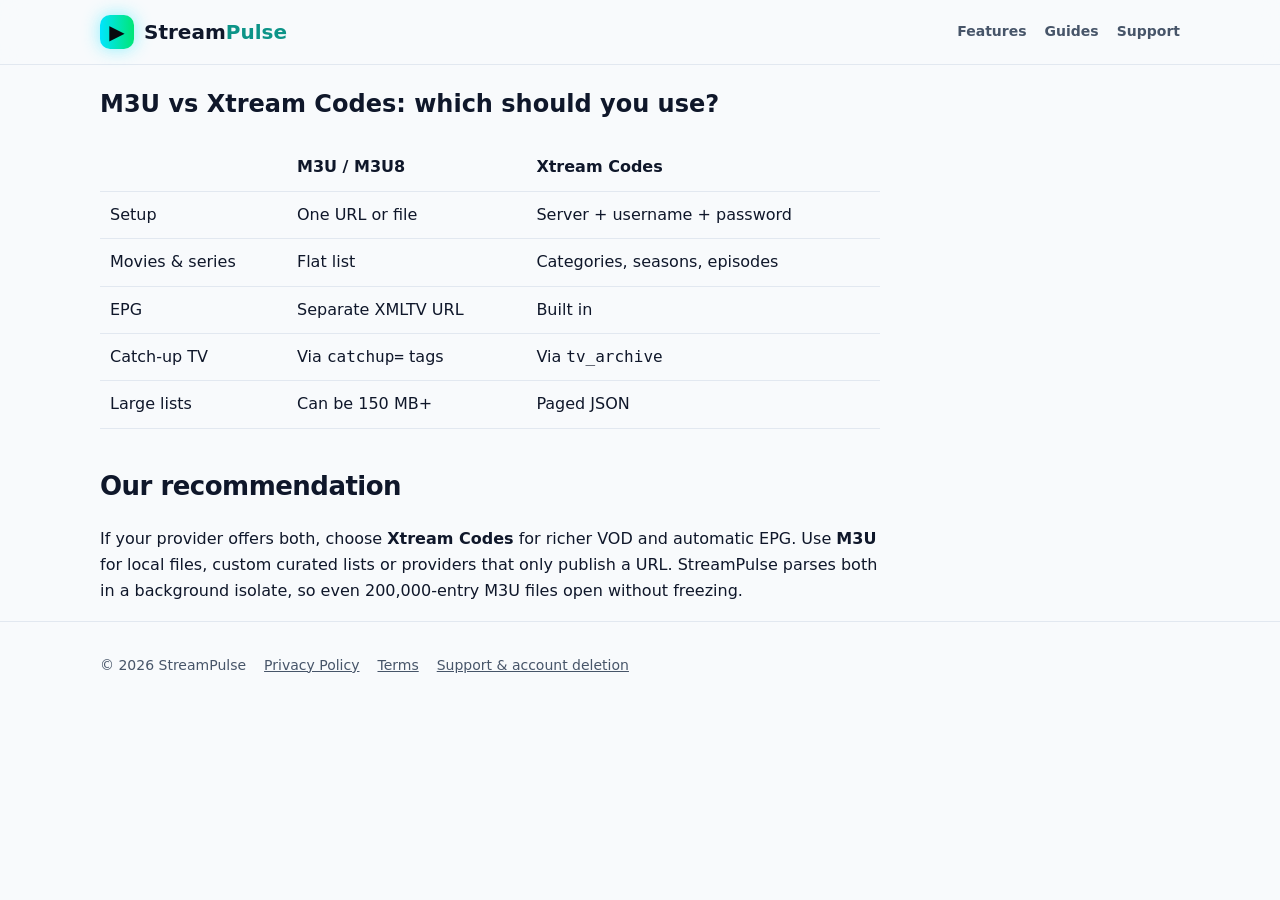
<file: guides/m3u-vs-xtream-codes.html>
<!doctype html>
<html lang="en"><head><meta charset="utf-8"><meta name="viewport" content="width=device-width,initial-scale=1">
<title>M3U vs Xtream Codes: Which Playlist Format Should You Use? | StreamPulse</title><meta name="description" content="M3U and Xtream Codes compared: speed, EPG, catch-up TV, VOD and security — and when to choose each format.">
<link rel="canonical" href="https://sunilkumar101.github.io/streampulse-web/guides/m3u-vs-xtream-codes.html"><meta name="theme-color" content="#080A0F">
<link rel="stylesheet" href="../assets/site.css"></head><body>
<header class="top"><div class="wrap"><a class="brand" href=".././"><i>▶</i><span>Stream<b>Pulse</b></span></a>
<nav><a href=".././#features">Features</a><a href="../guides/">Guides</a><a href="../support.html">Support</a></nav></div></header>
<main class="wrap"><article><h1>M3U vs Xtream Codes: which should you use?</h1>
<table><tr><th></th><th>M3U / M3U8</th><th>Xtream Codes</th></tr>
<tr><td>Setup</td><td>One URL or file</td><td>Server + username + password</td></tr>
<tr><td>Movies &amp; series</td><td>Flat list</td><td>Categories, seasons, episodes</td></tr>
<tr><td>EPG</td><td>Separate XMLTV URL</td><td>Built in</td></tr>
<tr><td>Catch-up TV</td><td>Via <code>catchup=</code> tags</td><td>Via <code>tv_archive</code></td></tr>
<tr><td>Large lists</td><td>Can be 150 MB+</td><td>Paged JSON</td></tr></table>
<h2>Our recommendation</h2><p>If your provider offers both, choose <b>Xtream Codes</b> for richer VOD and automatic EPG. Use <b>M3U</b> for local files, custom curated lists or providers that only publish a URL. StreamPulse parses both in a background isolate, so even 200,000-entry M3U files open without freezing.</p></article></main>
<footer><div class="wrap"><span>© 2026 StreamPulse</span><a href="../privacy-policy.html">Privacy Policy</a>
<a href="../terms.html">Terms</a><a href="../support.html">Support &amp; account deletion</a></div></footer></body></html>
</file>
<file: assets/site.css>
:root{--bg:#080A0F;--surface:#121621;--text:#F8FAFC;--muted:#94A3B8;--border:rgba(255,255,255,.08);--emerald:#00E676;--cyan:#00E5FF;--gold:#F5C518}
@media (prefers-color-scheme:light){:root{--bg:#F8FAFC;--surface:#FFFFFF;--text:#0F172A;--muted:#475569;--border:#E2E8F0;--emerald:#0D9488;--cyan:#0D9488}}
*{box-sizing:border-box}html{scroll-behavior:smooth}
body{margin:0;background:var(--bg);color:var(--text);font:16px/1.65 Inter,system-ui,-apple-system,Segoe UI,Roboto,sans-serif}
a{color:var(--cyan)}img{max-width:100%;height:auto}
.wrap{max-width:1120px;margin:0 auto;padding:0 20px}
header.top{position:sticky;top:0;z-index:5;background:color-mix(in srgb,var(--bg) 88%,transparent);backdrop-filter:blur(12px);border-bottom:1px solid var(--border)}
header.top .wrap{display:flex;align-items:center;gap:16px;height:64px}
.brand{display:flex;align-items:center;gap:10px;font-weight:800;font-size:20px;color:var(--text);text-decoration:none}
.brand i{width:34px;height:34px;border-radius:10px;background:linear-gradient(90deg,#00E5FF,#00E676);display:grid;place-items:center;color:#080A0F;font-style:normal;box-shadow:0 0 18px rgba(0,229,255,.45)}
.brand b{color:var(--cyan)}
nav{margin-left:auto;display:flex;gap:18px;flex-wrap:wrap}nav a{color:var(--muted);text-decoration:none;font-weight:600;font-size:14px}nav a:hover{color:var(--text)}
.hero{padding:72px 0 40px;background:radial-gradient(60% 50% at 70% 10%,rgba(180,83,9,.25),transparent 70%)}
.hero h1{font-size:clamp(34px,6vw,60px);line-height:1.08;margin:12px 0 16px;letter-spacing:-.03em}
.hero p.lead{font-size:19px;color:var(--muted);max-width:640px}
.pill{display:inline-flex;gap:8px;align-items:center;padding:6px 14px;border-radius:999px;background:var(--surface);border:1px solid var(--border);font-size:12px;font-weight:800;letter-spacing:.06em;color:var(--emerald)}
.cta{display:flex;gap:12px;flex-wrap:wrap;margin-top:28px}
.btn{display:inline-flex;align-items:center;gap:10px;padding:14px 24px;border-radius:999px;font-weight:800;text-decoration:none}
.btn.neon{background:linear-gradient(90deg,#00E5FF,#00E676);color:#080A0F;box-shadow:0 0 24px rgba(0,229,255,.35)}
.btn.ghost{border:1px solid var(--border);color:var(--text)}
.grid{display:grid;gap:16px;grid-template-columns:repeat(auto-fit,minmax(240px,1fr))}
.card{background:var(--surface);border:1px solid var(--border);border-radius:20px;padding:22px}
.card h3{margin:.2em 0 .4em}
.bento{border-radius:20px;padding:22px;color:#fff;min-height:140px}
.b1{background:linear-gradient(135deg,#B45309,#451A03)}.b2{background:linear-gradient(135deg,#1D4ED8,#172554)}.b3{background:linear-gradient(135deg,#7E22CE,#3B0764)}.b4{background:linear-gradient(135deg,#BE123C,#4C0519)}.b5{background:linear-gradient(135deg,#047857,#064E3B)}
section{padding:48px 0}h2{font-size:clamp(26px,4vw,38px);letter-spacing:-.02em;margin:0 0 18px}
details{background:var(--surface);border:1px solid var(--border);border-radius:16px;padding:16px 20px;margin:10px 0}summary{cursor:pointer;font-weight:700}
.legal{color:var(--muted);font-size:14px}
article{max-width:780px}article h2{font-size:26px;margin-top:36px}
table{width:100%;border-collapse:collapse}th,td{text-align:left;padding:10px;border-bottom:1px solid var(--border)}
form label{display:block;font-weight:600;margin-top:14px}form input,form textarea,form select{width:100%;padding:12px;border-radius:12px;border:1px solid var(--border);background:var(--bg);color:var(--text);font:inherit}
footer{border-top:1px solid var(--border);padding:32px 0;color:var(--muted);font-size:14px}footer .wrap{display:flex;gap:18px;flex-wrap:wrap}footer a{color:var(--muted)}
</file>
